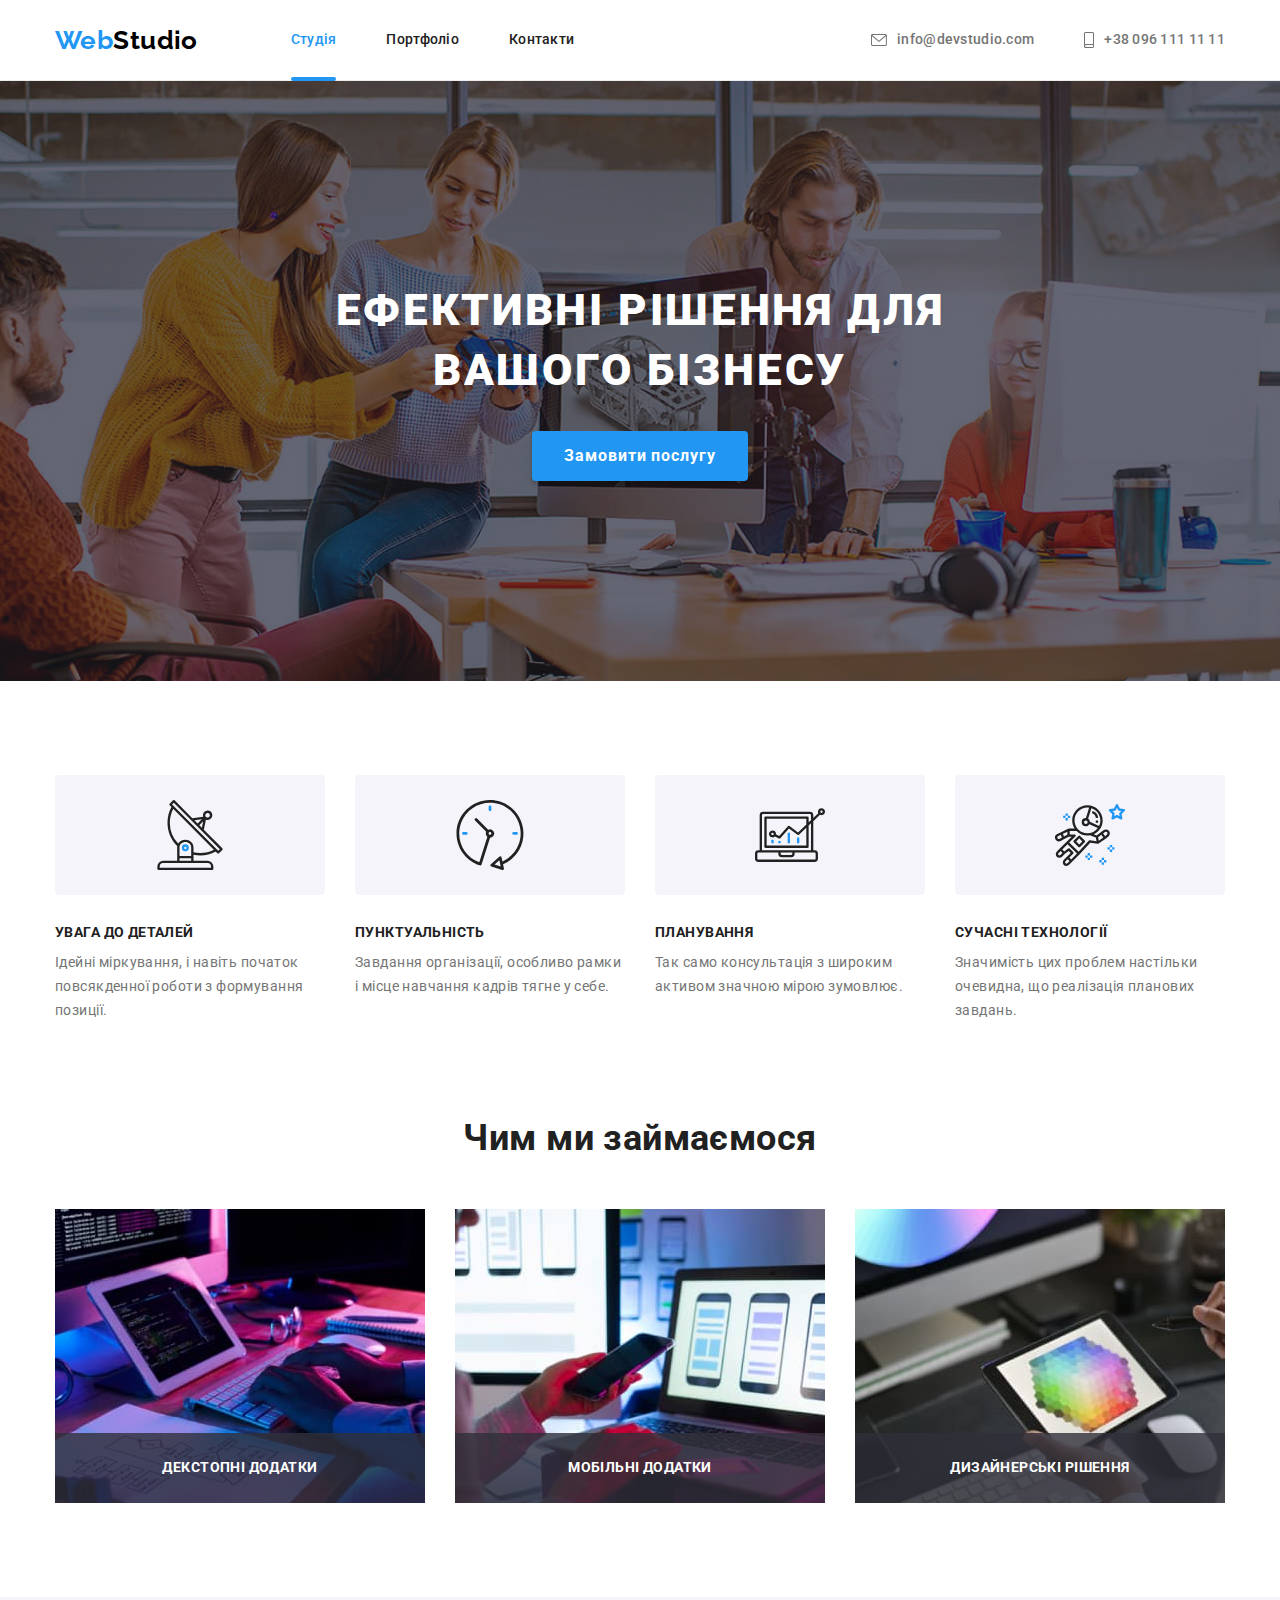
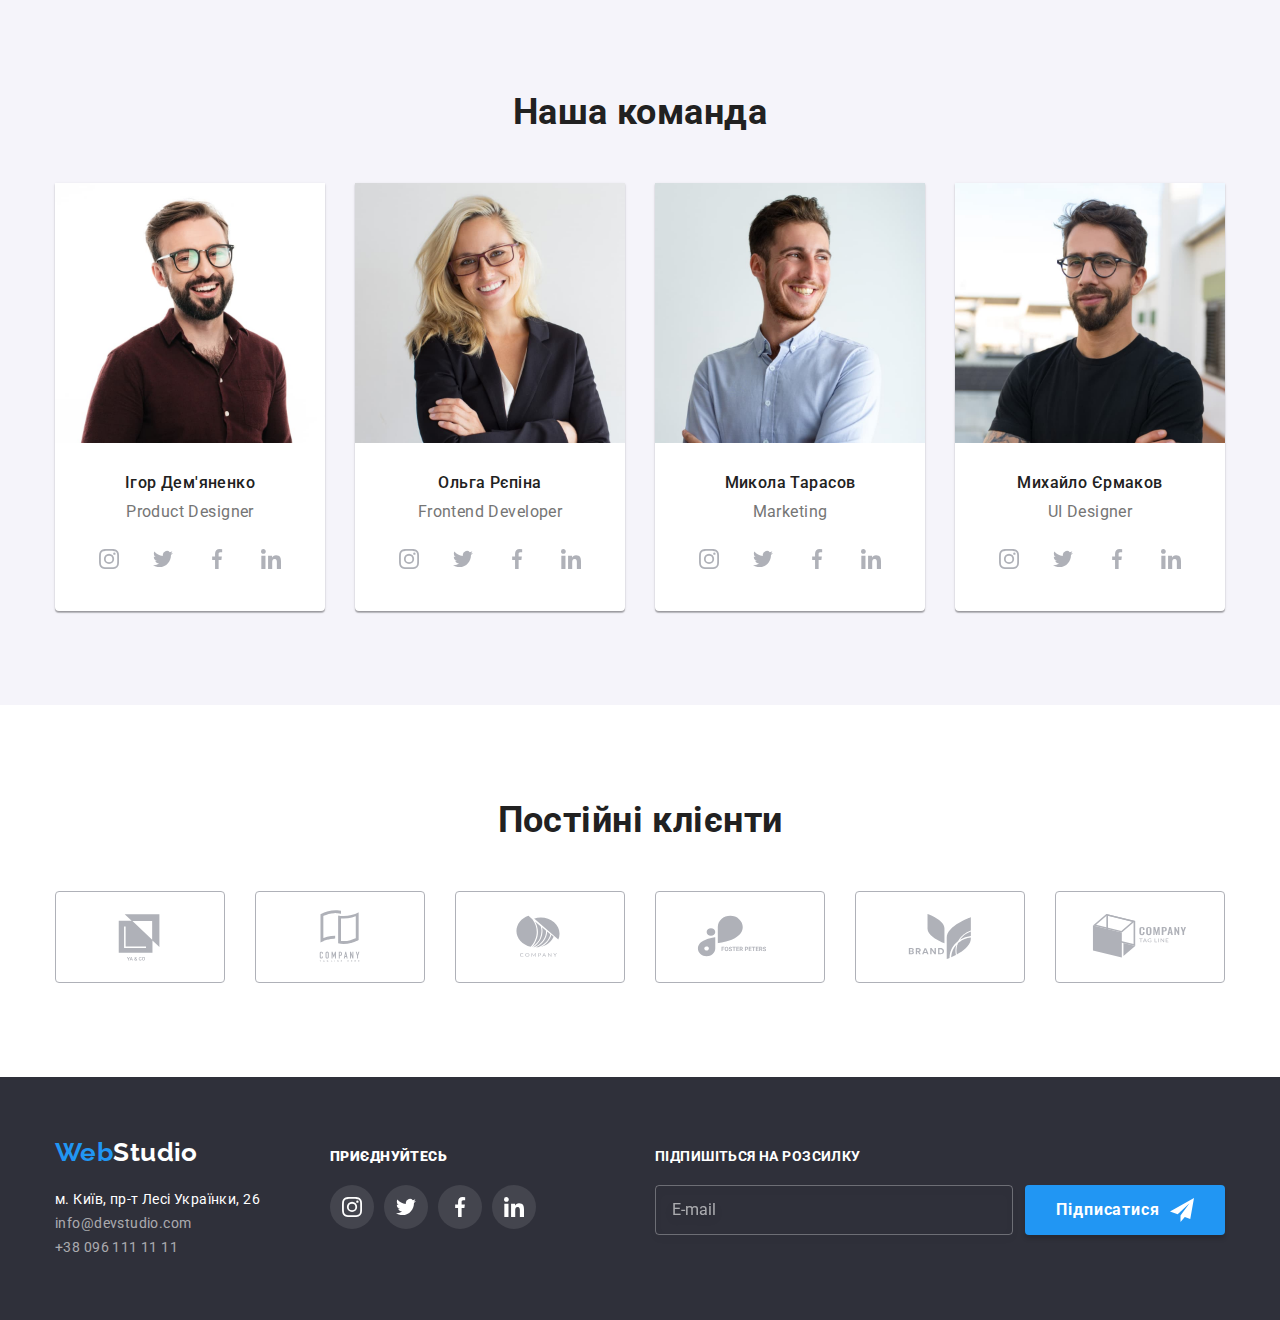
<file: index.html>
<!DOCTYPE html>
<html lang="uk">
  <head>
    <meta charset="UTF-8" />
    <meta http-equiv="X-UA-Compatible" content="IE=edge" />
    <meta name="viewport" content="width=device-width, initial-scale=1.0" />
    <title>Студія</title>
    <link rel="preconnect" href="https://fonts.googleapis.com" />
    <link rel="preconnect" href="https://fonts.gstatic.com" crossorigin />
    <link
      href="https://fonts.googleapis.com/css2?family=Raleway:wght@700&family=Roboto:wght@400;500;700;900&display=swap"
      rel="stylesheet"
    />
    <link
      rel="stylesheet"
      href="https://cdnjs.cloudflare.com/ajax/libs/modern-normalize/1.1.0/modern-normalize.min.css"
    />
    <link rel="stylesheet" href="./css/main.min.css" />
  </head>
  <body>
    <!-- Header -->
    <header class="page-header header-portfolio">
      <div class="container header-nav">
        <a href="" class="logo-text link"
          ><span class="logo">Web</span>Studio</a
        >

        <nav class="navigation">
          <ul class="site-nav list">
            <li class="site-nav__item">
              <a href="./index.html" class="link site-nav_active">Студія</a>
            </li>
            <li class="site-nav__item">
              <a href="./portfolio.html" class="link">Портфоліо</a>
            </li>
            <li class="site-nav__item"><a href="" class="link">Контакти</a></li>
          </ul>
        </nav>
        <!-- auth-nav -->
        <ul class="auth-nav list">
          <li class="auth-nav__item">
            <a href="mailto:info@devstudio.com" class="link">
              <svg
                aria-label="електронна скринька"
                class="icon-letter"
                width="16"
                height="12"
              >
                <use href="./images/icons.svg#icon-envelope"></use>
              </svg>
              info@devstudio.com</a
            >
          </li>
          <li class="auth-nav__item">
            <a href="tel:+380961111111" class="link">
              <svg
                aria-label="телефон"
                class="icon-smartphone"
                width="10"
                height="16"
              >
                <use href="./images/icons.svg#icon-smartphone"></use>
              </svg>
              +38 096 111 11 11</a
            >
          </li>
        </ul>
      </div>
    </header>
    <!-- Main -->
    <main>
      <section class="section-block">
        <div class="container">
          <h1 class="hero">Ефективні рішення для вашого бізнесу</h1>
          <button data-modal-open type="button" class="hero__btn">
            Замовити послугу
          </button>
          <div data-modal class="backdrop is-hidden">
            <div class="modal">
              <button data-modal-close type="button" class="modal__close-btn">
                <svg
                  aria-label="закрити"
                  class="close-icon"
                  width="14"
                  height="14"
                >
                  <use href="./images/icons.svg#icon-icon-close"></use>
                </svg>
              </button>
              <p class="modal__form-title">
                Залиште свої дані, ми вам передзвонимо
              </p>
              <form class="modal-form">
                <label class="modal-form__label">
                  <span class="modal-form__name">Ім'я</span>
                  <span class="modal-form__wrapper">
                    <input
                      class="modal-form__input"
                      type="text"
                      name="user-name"
                      pattern="[a-zA-Zа-яА-ЯіІїЇ']+"
                      required
                    />
                    <svg
                      aria-label="Ім'я використувача"
                      class="icon-user"
                      width="18"
                      height="18"
                    >
                      <use href="./images/icons.svg#icon-person-use"></use>
                    </svg>
                  </span>
                </label>

                <label class="modal-form__label">
                  <span class="modal-form__name">Телефон</span>
                  <span class="modal-form__wrapper">
                    <input
                      class="modal-form__input"
                      type="tel"
                      name="user-tel"
                      pattern="[0-9]{3}-[0-9]{3}-[0-9]{2}-[0-9]{2}"
                      title="xxx-xxx-xx-xx"
                      required
                    />
                    <svg
                      aria-label="Телефон використувача"
                      class="icon-user"
                      width="18"
                      height="18"
                    >
                      <use href="./images/icons.svg#icon-phone-use"></use>
                    </svg>
                  </span>
                </label>

                <label class="modal-form__label">
                  <span class="modal-form__name">Пошта</span>
                  <span class="modal-form__wrapper">
                    <input
                      class="modal-form__input"
                      type="email"
                      name="user-email"
                      pattern="[a-z0-9._%+-]+@[a-z0-9.-]+\.[a-z]{2,}$"
                      required
                    />
                    <svg
                      aria-label="Пошта використувача"
                      class="icon-user"
                      width="18"
                      height="18"
                    >
                      <use href="./images/icons.svg#icon-email-black"></use>
                    </svg>
                  </span>
                </label>

                <label class="modal-form__label textarea-label">
                  <span class="modal-form__name">Коментар</span>

                  <textarea
                    name="user-comment"
                    class="modal-form__comment"
                    placeholder="Введіть текст"
                  ></textarea>
                </label>

                <label class="modal-form__check">
                  <input
                    type="checkbox"
                    class="modal-form__check--input visually-hidden"
                    name="user-policy"
                    required
                  />
                  <svg class="modal-icon-checkbox">
                    <use
                      class="modal-checkbox"
                      href="./images/icons.svg#icon-check-img"
                    ></use>
                  </svg>
                  <span class="text-agreement"
                    >Погоджуюся з розсилкою та приймаю</span
                  >

                  <a class="doc-agreement" href="">&nbsp;Умови договору</a>
                </label>

                <button type="submit" class="modal-form__btn">
                  Відправити
                </button>
              </form>
            </div>
          </div>
        </div>
      </section>

      <section class="section">
        <div class="container">
          <!-- Hidden -->
          <h2 class="visually-hidden">Наші переваги</h2>
          <ul class="properties list">
            <li class="properties__item">
              <div class="container-box">
                <svg class="top-icon">
                  <use href="./images/icons.svg#icon-antenna"></use>
                </svg>
              </div>
              <h3 class="properties__title">УВАГА ДО ДЕТАЛЕЙ</h3>
              <p class="properties__text">
                Ідейні міркування, і навіть початок повсякденної роботи з
                формування позиції.
              </p>
            </li>
            <li class="properties__item">
              <div class="container-box">
                <svg class="top-icon">
                  <use href="./images/icons.svg#icon-clock"></use>
                </svg>
              </div>
              <h3 class="properties__title">ПУНКТУАЛЬНІСТЬ</h3>
              <p class="properties__text">
                Завдання організації, особливо рамки і місце навчання кадрів
                тягне у себе.
              </p>
            </li>
            <li class="properties__item">
              <div class="container-box">
                <svg class="top-icon">
                  <use href="./images/icons.svg#icon-diagram"></use>
                </svg>
              </div>
              <h3 class="properties__title">ПЛАНУВАННЯ</h3>
              <p class="properties__text">
                Так само консультація з широким активом значною мірою зумовлює.
              </p>
            </li>
            <li class="properties__item">
              <div class="container-box">
                <svg class="top-icon">
                  <use href="./images/icons.svg#icon-astronaut"></use>
                </svg>
              </div>
              <h3 class="properties__title">СУЧАСНІ ТЕХНОЛОГІЇ</h3>
              <p class="properties__text">
                Значимість цих проблем настільки очевидна, що реалізація
                планових завдань.
              </p>
            </li>
          </ul>
        </div>
      </section>
      <section class="section section-project">
        <div class="container">
          <h2 class="project-title">Чим ми займаємося</h2>
          <ul class="project-works list">
            <li class="project-works__item project-works__item--examples">
              <img src="./images/develop.jpg" alt="розробка" width="370" />

              <div class="example">
                <p class="example__name">Декстопні додатки</p>
              </div>
            </li>
            <li class="project-works__item project-works__item--examples">
              <img src="./images/testing.jpg" alt="тестування" width="370" />
              <div class="example">
                <p class="example__name">Мобільні додатки</p>
              </div>
            </li>
            <li class="project-works__item project-works__item--examples">
              <img src="./images/design.jpg" alt="дизайн" width="370" />
              <div class="example">
                <p class="example__name">Дизайнерські рішення</p>
              </div>
            </li>
          </ul>
        </div>
      </section>
      <section class="section section-team">
        <div class="container">
          <h2 class="project-title">Наша команда</h2>
          <ul class="list team-block">
            <li class="team-block__card">
              <img
                class="team-block__photo"
                src="./images/ihor.jpg"
                alt="Ігор Дем'яненко"
                width="270"
              />
              <div class="team-details">
                <h3 class="team-details__name">Ігор Дем'яненко</h3>
                <p class="team-details__technician">Product Designer</p>
                <ul class="list social-links">
                  <li class="social-links__item">
                    <a class="link social-links__item_bg-link" href="#">
                      <svg
                        aria-label="instagram"
                        class="color-link"
                        width="20"
                        height="20"
                      >
                        <use href="./images/icons.svg#icon-instagram"></use>
                      </svg>
                    </a>
                  </li>
                  <li class="social-links__item">
                    <a class="link social-links__item_bg-link" href="#">
                      <svg
                        aria-label="twitter"
                        class="color-link"
                        width="20"
                        height="20"
                      >
                        <use href="./images/icons.svg#icon-twitter"></use>
                      </svg>
                    </a>
                  </li>
                  <li class="social-links__item">
                    <a class="link social-links__item_bg-link" href="#">
                      <svg
                        aria-label="facebook"
                        class="color-link"
                        width="20"
                        height="20"
                      >
                        <use href="./images/icons.svg#icon-facebook"></use>
                      </svg>
                    </a>
                  </li>
                  <li class="social-links__item">
                    <a class="link social-links__item_bg-link" href="#">
                      <svg
                        aria-label="linkedin"
                        class="color-link"
                        width="20"
                        height="20"
                      >
                        <use href="./images/icons.svg#icon-linkedin"></use>
                      </svg>
                    </a>
                  </li>
                </ul>
              </div>
            </li>
            <li class="team-block__card">
              <img
                class="team-block__photo"
                src="./images/olga.jpg"
                alt="Ольга Рєпіна"
                width="270"
              />
              <div class="team-details">
                <h3 class="team-details__name">Ольга Рєпіна</h3>
                <p class="team-details__technician">Frontend Developer</p>
                <ul class="list social-links">
                  <li class="social-links__item">
                    <a class="link social-links__item_bg-link" href="#">
                      <svg
                        aria-label="instagram"
                        class="color-link"
                        width="20"
                        height="20"
                      >
                        <use href="./images/icons.svg#icon-instagram"></use>
                      </svg>
                    </a>
                  </li>
                  <li class="social-links__item">
                    <a class="link social-links__item_bg-link" href="#">
                      <svg
                        aria-label="twitter"
                        class="color-link"
                        width="20"
                        height="20"
                      >
                        <use href="./images/icons.svg#icon-twitter"></use>
                      </svg>
                    </a>
                  </li>
                  <li class="social-links__item">
                    <a class="link social-links__item_bg-link" href="#">
                      <svg
                        aria-label="facebook"
                        class="color-link"
                        width="20"
                        height="20"
                      >
                        <use href="./images/icons.svg#icon-facebook"></use>
                      </svg>
                    </a>
                  </li>
                  <li class="social-links__item">
                    <a class="link social-links__item_bg-link" href="#">
                      <svg
                        aria-label="linkedin"
                        class="color-link"
                        width="20"
                        height="20"
                      >
                        <use href="./images/icons.svg#icon-linkedin"></use>
                      </svg>
                    </a>
                  </li>
                </ul>
              </div>
            </li>
            <li class="team-block__card">
              <img
                class="team-block__photo"
                src="./images/mikolai.jpg"
                alt="Микола Тарасов"
                width="270"
              />
              <div class="team-details">
                <h3 class="team-details__name">Микола Тарасов</h3>
                <p class="team-details__technician">Marketing</p>
                <ul class="list social-links">
                  <li class="social-links__item">
                    <a class="link social-links__item_bg-link" href="#">
                      <svg
                        aria-label="instagram"
                        class="color-link"
                        width="20"
                        height="20"
                      >
                        <use href="./images/icons.svg#icon-instagram"></use>
                      </svg>
                    </a>
                  </li>
                  <li class="social-links__item">
                    <a class="link social-links__item_bg-link" href="#">
                      <svg
                        aria-label="twitter"
                        class="color-link"
                        width="20"
                        height="20"
                      >
                        <use href="./images/icons.svg#icon-twitter"></use>
                      </svg>
                    </a>
                  </li>
                  <li class="social-links__item">
                    <a class="link social-links__item_bg-link" href="#">
                      <svg
                        aria-label="facebook"
                        class="color-link"
                        width="20"
                        height="20"
                      >
                        <use href="./images/icons.svg#icon-facebook"></use>
                      </svg>
                    </a>
                  </li>
                  <li class="social-links__item">
                    <a class="link social-links__item_bg-link" href="#">
                      <svg
                        aria-label="linkedin"
                        class="color-link"
                        width="20"
                        height="20"
                      >
                        <use href="./images/icons.svg#icon-linkedin"></use>
                      </svg>
                    </a>
                  </li>
                </ul>
              </div>
            </li>
            <li class="team-block__card">
              <img
                class="team-block__photo"
                src="./images/michael.jpg"
                alt="Михайло Єрмаков"
                width="270"
              />
              <div class="team-details">
                <h3 class="team-details__name">Михайло Єрмаков</h3>
                <p class="team-details__technician">UI Designer</p>
                <ul class="list social-links">
                  <li class="social-links__item">
                    <a class="link social-links__item_bg-link" href="#">
                      <svg
                        aria-label="instagram"
                        class="color-link"
                        width="20"
                        height="20"
                      >
                        <use href="./images/icons.svg#icon-instagram"></use>
                      </svg>
                    </a>
                  </li>
                  <li class="social-links__item">
                    <a class="link social-links__item_bg-link" href="#">
                      <svg
                        aria-label="twitter"
                        class="color-link"
                        width="20"
                        height="20"
                      >
                        <use href="./images/icons.svg#icon-twitter"></use>
                      </svg>
                    </a>
                  </li>
                  <li class="social-links__item">
                    <a class="link social-links__item_bg-link" href="#">
                      <svg
                        aria-label="facebook"
                        class="color-link"
                        width="20"
                        height="20"
                      >
                        <use href="./images/icons.svg#icon-facebook"></use>
                      </svg>
                    </a>
                  </li>
                  <li class="social-links__item">
                    <a class="link social-links__item_bg-link" href="#">
                      <svg
                        aria-label="linkedin"
                        class="color-link"
                        width="20"
                        height="20"
                      >
                        <use href="./images/icons.svg#icon-linkedin"></use>
                      </svg>
                    </a>
                  </li>
                </ul>
              </div>
            </li>
          </ul>
        </div>
      </section>
      <section class="section">
        <div class="container">
          <h2 class="project-title">Постійні клієнти</h2>

          <ul class="list clients-block">
            <li class="clients-block__page">
              <a class="link company-img" href="#">
                <svg
                  aria-label="логотип компанії"
                  class="logo-comp"
                  width="106"
                  height="60"
                >
                  <use href="./images/icons.svg#icon-yaco"></use>
                </svg>
              </a>
            </li>
            <li class="clients-block__page">
              <a class="link company-img" href="#">
                <svg
                  aria-label="логотип компанії"
                  class="logo-comp"
                  width="106"
                  height="60"
                >
                  <use href="./images/icons.svg#icon-company"></use>
                </svg>
              </a>
            </li>
            <li class="clients-block__page">
              <a class="link company-img" href="#">
                <svg
                  aria-label="логотип компанії"
                  class="logo-comp"
                  width="106"
                  height="60"
                >
                  <use href="./images/icons.svg#icon-comp"></use>
                </svg>
              </a>
            </li>
            <li class="clients-block__page">
              <a class="link company-img" href="#">
                <svg
                  aria-label="логотип компанії"
                  class="logo-comp"
                  width="106"
                  height="60"
                >
                  <use href="./images/icons.svg#icon-foster"></use>
                </svg>
              </a>
            </li>
            <li class="clients-block__page">
              <a class="link company-img" href="#">
                <svg
                  aria-label="логотип компанії"
                  class="logo-comp"
                  width="106"
                  height="60"
                >
                  <use href="./images/icons.svg#icon-brand"></use>
                </svg>
              </a>
            </li>
            <li class="clients-block__page">
              <a class="link company-img" href="#">
                <svg
                  aria-label="логотип компанії"
                  class="logo-comp"
                  width="106"
                  height="60"
                >
                  <use href="./images/icons.svg#icon-tagline"></use>
                </svg>
              </a>
            </li>
          </ul>
        </div>
      </section>
    </main>
    <!-- Footer -->
    <footer class="footer">
      <div class="container">
        <div class="container-block">
          <div class="container-left">
            <a href="" class="logo-text logo-text_light logo-footer link"
              ><span class="logo">Web</span>Studio</a
            >
            <address class="address-section">
              <ul class="address list">
                <li class="adress__item">
                  <a
                    href="https://goo.gl/maps/CPtrU1FHBa2aNyZL9"
                    target="_blank"
                    rel="noopener noreferrer nofollow"
                    class="link location"
                    >м. Київ, пр-т Лесі Українки, 26</a
                  >
                </li>
                <li class="adress__item">
                  <a
                    href="mailto:info@devstudio.com"
                    class="link footer-contact"
                    >info@devstudio.com</a
                  >
                </li>
                <li class="adress__item">
                  <a href="tel:+380961111111" class="link footer-contact">
                    +38 096 111 11 11</a
                  >
                </li>
              </ul>
            </address>
          </div>
          <div class="footer-social">
            <p class="footer-social__strong"><strong>приєднуйтесь</strong></p>
            <ul class="list footer-block">
              <li class="footer-block__links">
                <a class="link footer-block__links_bg-link" href="#">
                  <svg
                    aria-label="instagram"
                    class="footer-link"
                    width="20"
                    height="20"
                  >
                    <use href="./images/icons.svg#icon-instagram"></use>
                  </svg>
                </a>
              </li>
              <li class="footer-block__links">
                <a class="link footer-block__links_bg-link" href="#">
                  <svg
                    aria-label="twitter"
                    class="footer-link"
                    width="20"
                    height="20"
                  >
                    <use href="./images/icons.svg#icon-twitter"></use>
                  </svg>
                </a>
              </li>
              <li class="footer-block__links">
                <a class="link footer-block__links_bg-link" href="#">
                  <svg
                    aria-label="facebook"
                    class="footer-link"
                    width="20"
                    height="20"
                  >
                    <use href="./images/icons.svg#icon-facebook"></use>
                  </svg>
                </a>
              </li>
              <li class="footer-block__links">
                <a class="link footer-block__links_bg-link" href="#">
                  <svg
                    aria-label="linkedin"
                    class="footer-link"
                    width="20"
                    height="20"
                  >
                    <use href="./images/icons.svg#icon-linkedin"></use>
                  </svg>
                </a>
              </li>
            </ul>
          </div>
          <div class="footer-form-block">
            <p class="footer-form-block__title">Підпишіться на розсилку</p>
            <form class="footer-form">
              <label class="footer-form__label">
                <input
                  placeholder="E-mail"
                  class="footer-form__modal"
                  type="email"
                  name="subscribe-user"
                  pattern=".+@.+"
                  required
                />
              </label>
              <button type="submit" class="footer-form__btn">
                <span class="footer-form__text"> Підписатися</span>
                <svg class="footer-send-icon" width="24" height="24">
                  <use href="./images/icons.svg#icon-send-icon"></use>
                </svg>
              </button>
            </form>
          </div>
        </div>
      </div>
    </footer>
    <script src="./js/modal.js"></script>
  </body>
</html>
</file>
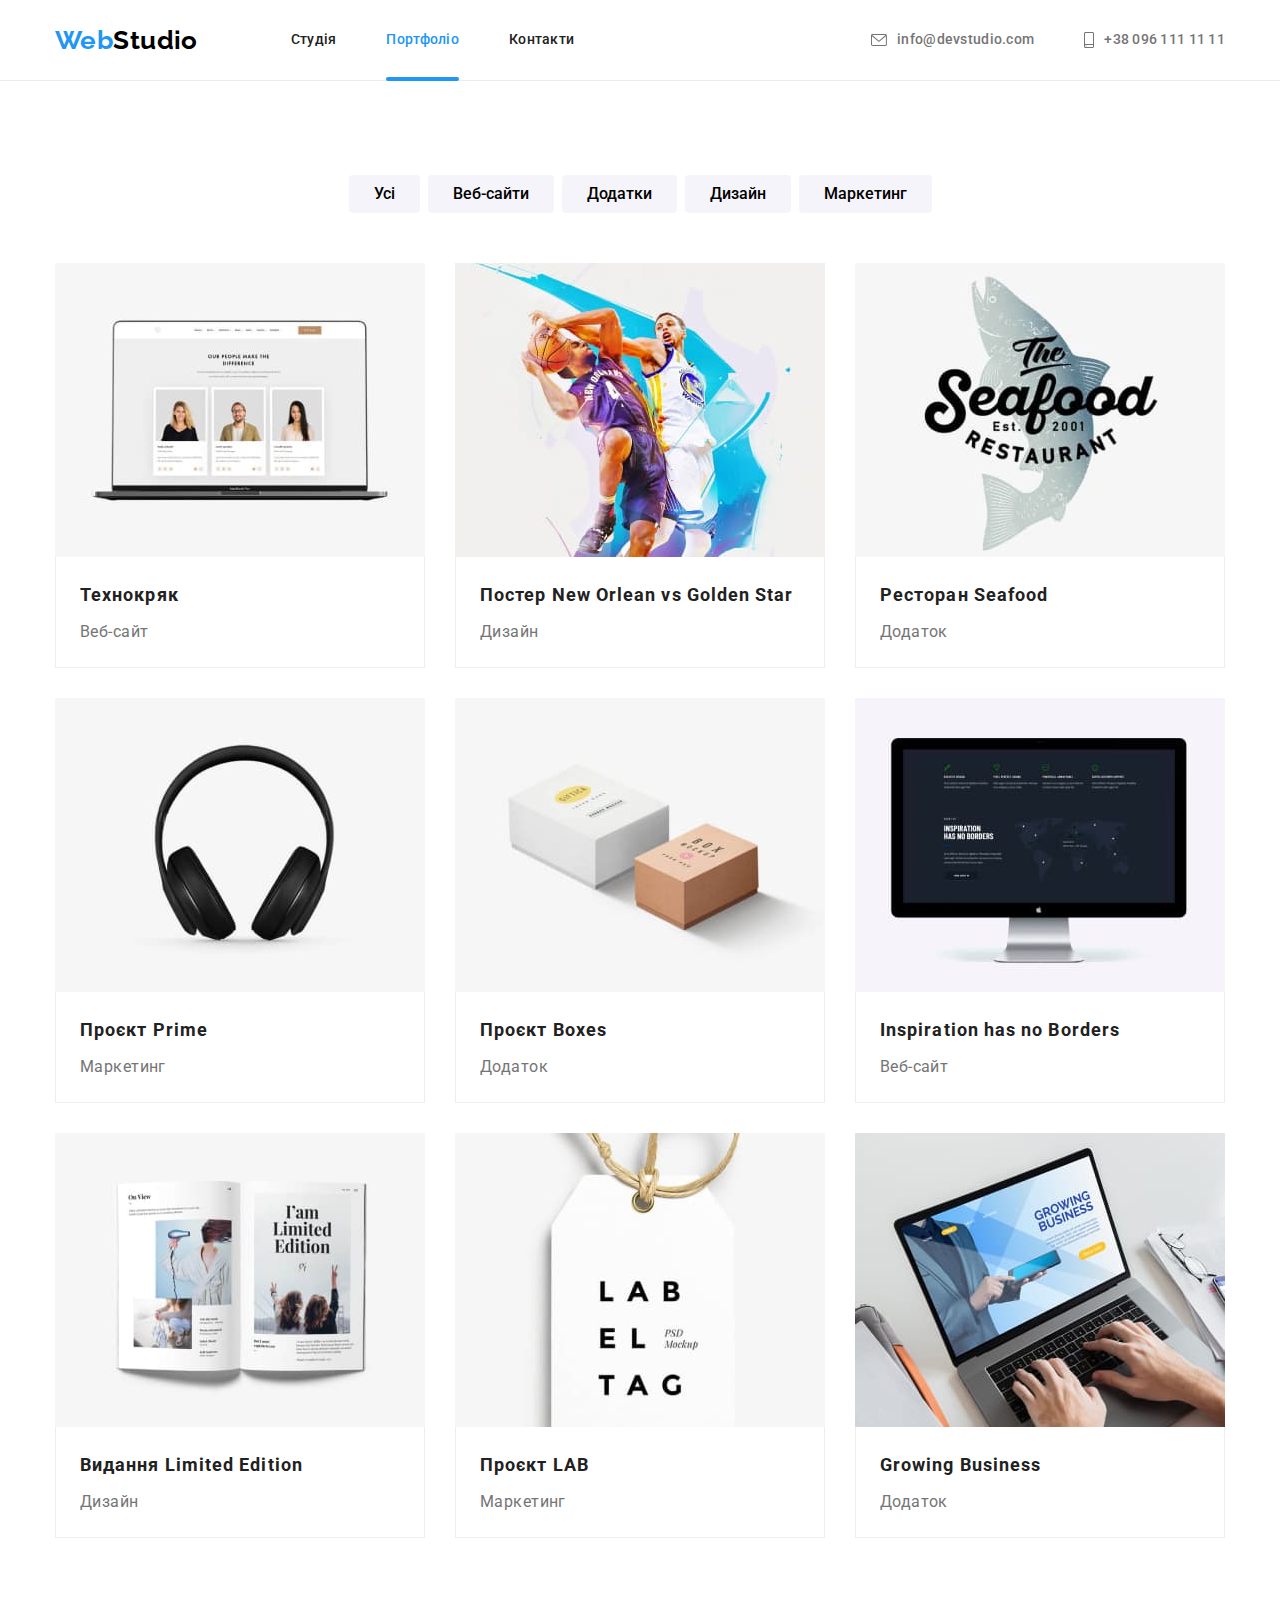
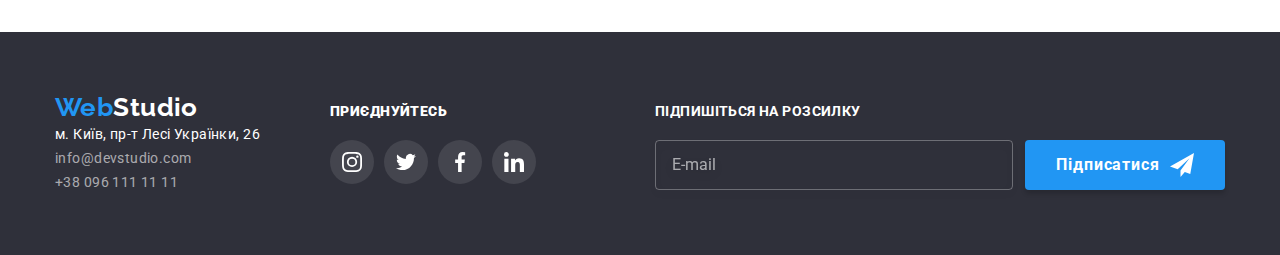
<file: portfolio.html>
<!DOCTYPE html>
<html lang="uk">
  <head>
    <meta charset="UTF-8" />
    <meta http-equiv="X-UA-Compatible" content="IE=edge" />
    <meta name="viewport" content="width=device-width, initial-scale=1.0" />
    <title>Портфоліо</title>
    <link rel="preconnect" href="https://fonts.googleapis.com" />
    <link rel="preconnect" href="https://fonts.gstatic.com" crossorigin />
    <link
      href="https://fonts.googleapis.com/css2?family=Raleway:wght@700&family=Roboto:wght@400;500;700;900&display=swap"
      rel="stylesheet"
    />
    <link
      rel="stylesheet"
      href="https://cdnjs.cloudflare.com/ajax/libs/modern-normalize/1.1.0/modern-normalize.min.css"
    />
    <link rel="stylesheet" href="./css/main.min.css" />
  </head>
  <body>
    <!-- Header -->
    <header class="page-header header-portfolio">
      <div class="container header-nav">
        <a href="" class="logo-text link"
          ><span class="logo">Web</span>Studio</a
        >

        <nav class="navigation">
          <ul class="site-nav list">
            <li class="site-nav__item">
              <a href="./index.html" class="link">Студія</a>
            </li>
            <li class="site-nav__item">
              <a href="./portfolio.html" class="link site-nav_active"
                >Портфоліо</a
              >
            </li>
            <li class="site-nav__item"><a href="" class="link">Контакти</a></li>
          </ul>
        </nav>

        <ul class="auth-nav list">
          <li class="auth-nav__item">
            <a href="mailto:info@devstudio.com" class="link">
              <svg class="icon-letter" width="16" height="12">
                <use href="./images/icons.svg#icon-envelope"></use>
              </svg>
              info@devstudio.com</a
            >
          </li>
          <li class="auth-nav__item">
            <a href="tel:+380961111111" class="link">
              <svg class="icon-smartphone" width="10" height="16">
                <use href="./images/icons.svg#icon-smartphone"></use>
              </svg>
              +38 096 111 11 11</a
            >
          </li>
        </ul>
      </div>
    </header>
    <!-- Main -->
    <main>
      <section class="section section-portfolio">
        <div class="container">
          <!-- Hidden -->
          <h1 class="portfolio-hidden visually-hidden">Портфоліо</h1>
          <!-- Buttons -->
          <ul class="filters list">
            <li class="filters__item">
              <button type="button" class="filters__btn">Усі</button>
            </li>
            <li class="filters__item">
              <button type="button" class="filters__btn">Веб-сайти</button>
            </li>
            <li class="filters__item">
              <button type="button" class="filters__btn">Додатки</button>
            </li>
            <li class="filters__item">
              <button type="button" class="filters__btn">Дизайн</button>
            </li>
            <li class="filters__item">
              <button type="button" class="filters__btn">Маркетинг</button>
            </li>
          </ul>

          <ul class="portfolio-list list">
            <li class="portfolio-list__card">
              <a href="#" class="portfolio-list__link link">
                <div class="slide-container">
                  <img
                    src="./images/texnoxriak.jpg"
                    alt="Технокряк"
                    width="370"
                    height="294"
                  />
                  <div class="card-overlay">
                    <p class="text-overlay">
                      Ресурс пропонує комплексні пропозиції з різним рівнем
                      функціоналу та сервісів. Все це дозволить відвідувачу
                      отримати вичерпні відомості про компанію чи приватну
                      особу.
                    </p>
                  </div>
                </div>
                <div class="portfolio-site">
                  <h2 class="portfolio-title">Технокряк</h2>
                  <p class="portfolio-text">Веб-сайт</p>
                </div>
              </a>
            </li>
            <li class="portfolio-list__card">
              <a href="#" class="portfolio-list__link link">
                <div class="slide-container">
                  <img
                    src="./images/new-orlean.jpg"
                    alt="Постер New Orlean vs Golden Star"
                    width="370"
                    height="294"
                  />
                  <div class="card-overlay">
                    <p class="text-overlay">
                      Ресурс пропонує комплексні пропозиції з різним рівнем
                      функціоналу та сервісів. Все це дозволить відвідувачу
                      отримати вичерпні відомості про компанію чи приватну
                      особу.
                    </p>
                  </div>
                </div>
                <div class="portfolio-site">
                  <h2 class="portfolio-title">
                    Постер New Orlean vs Golden Star
                  </h2>
                  <p class="portfolio-text">Дизайн</p>
                </div>
              </a>
            </li>
            <li class="portfolio-list__card">
              <a href="#" class="portfolio-list__link link">
                <div class="slide-container">
                  <img
                    src="./images/seafood.jpg"
                    alt="Ресторан Seafood"
                    width="370"
                    height="294"
                  />
                  <div class="card-overlay">
                    <p class="text-overlay">
                      Ресурс пропонує комплексні пропозиції з різним рівнем
                      функціоналу та сервісів. Все це дозволить відвідувачу
                      отримати вичерпні відомості про компанію чи приватну
                      особу.
                    </p>
                  </div>
                </div>
                <div class="portfolio-site">
                  <h2 class="portfolio-title">Ресторан Seafood</h2>
                  <p class="portfolio-text">Додаток</p>
                </div>
              </a>
            </li>
            <li class="portfolio-list__card">
              <a href="#" class="portfolio-list__link link">
                <div class="slide-container">
                  <img
                    src="./images/prime.jpg"
                    alt="Проєкт Prime"
                    width="370"
                    height="294"
                  />
                  <div class="card-overlay">
                    <p class="text-overlay">
                      Ресурс пропонує комплексні пропозиції з різним рівнем
                      функціоналу та сервісів. Все це дозволить відвідувачу
                      отримати вичерпні відомості про компанію чи приватну
                      особу.
                    </p>
                  </div>
                </div>
                <div class="portfolio-site">
                  <h2 class="portfolio-title">Проєкт Prime</h2>
                  <p class="portfolio-text">Маркетинг</p>
                </div>
              </a>
            </li>
            <li class="portfolio-list__card">
              <a href="#" class="portfolio-list__link link">
                <div class="slide-container">
                  <img
                    src="./images/boxes.jpg"
                    alt="Проєкт Boxes"
                    width="370"
                    height="294"
                  />
                  <div class="card-overlay">
                    <p class="text-overlay">
                      Ресурс пропонує комплексні пропозиції з різним рівнем
                      функціоналу та сервісів. Все це дозволить відвідувачу
                      отримати вичерпні відомості про компанію чи приватну
                      особу.
                    </p>
                  </div>
                </div>
                <div class="portfolio-site">
                  <h2 class="portfolio-title">Проєкт Boxes</h2>
                  <p class="portfolio-text">Додаток</p>
                </div>
              </a>
            </li>
            <li class="portfolio-list__card">
              <a href="#" class="portfolio-list__link link">
                <div class="slide-container">
                  <img
                    src="./images/inspiration.jpg"
                    alt="Inspiration has no Borders"
                    width="370"
                    height="294"
                  />
                  <div class="card-overlay">
                    <p class="text-overlay">
                      Ресурс пропонує комплексні пропозиції з різним рівнем
                      функціоналу та сервісів. Все це дозволить відвідувачу
                      отримати вичерпні відомості про компанію чи приватну
                      особу.
                    </p>
                  </div>
                </div>
                <div class="portfolio-site">
                  <h2 class="portfolio-title">Inspiration has no Borders</h2>
                  <p class="portfolio-text">Веб-сайт</p>
                </div>
              </a>
            </li>
            <li class="portfolio-list__card">
              <a href="#" class="portfolio-list__link link">
                <div class="slide-container">
                  <img
                    src="./images/edition.jpg"
                    alt="Видання Limited Edition"
                    width="370"
                    height="294"
                  />
                  <div class="card-overlay">
                    <p class="text-overlay">
                      Ресурс пропонує комплексні пропозиції з різним рівнем
                      функціоналу та сервісів. Все це дозволить відвідувачу
                      отримати вичерпні відомості про компанію чи приватну
                      особу.
                    </p>
                  </div>
                </div>
                <div class="portfolio-site">
                  <h2 class="portfolio-title">Видання Limited Edition</h2>
                  <p class="portfolio-text">Дизайн</p>
                </div>
              </a>
            </li>
            <li class="portfolio-list__card">
              <a href="#" class="portfolio-list__link link">
                <div class="slide-container">
                  <img
                    src="./images/lab.jpg"
                    alt="Проєкт LAB"
                    width="370"
                    height="294"
                  />
                  <div class="card-overlay">
                    <p class="text-overlay">
                      Ресурс пропонує комплексні пропозиції з різним рівнем
                      функціоналу та сервісів. Все це дозволить відвідувачу
                      отримати вичерпні відомості про компанію чи приватну
                      особу.
                    </p>
                  </div>
                </div>
                <div class="portfolio-site">
                  <h2 class="portfolio-title">Проєкт LAB</h2>
                  <p class="portfolio-text">Маркетинг</p>
                </div>
              </a>
            </li>
            <li class="portfolio-list__card">
              <a href="#" class="portfolio-list__link link">
                <div class="slide-container">
                  <img
                    src="./images/growing-business.jpg"
                    alt="Growing Business"
                    width="370"
                    height="294"
                  />
                  <div class="card-overlay">
                    <p class="text-overlay">
                      Ресурс пропонує комплексні пропозиції з різним рівнем
                      функціоналу та сервісів. Все це дозволить відвідувачу
                      отримати вичерпні відомості про компанію чи приватну
                      особу.
                    </p>
                  </div>
                </div>
                <div class="portfolio-site">
                  <h2 class="portfolio-title">Growing Business</h2>
                  <p class="portfolio-text">Додаток</p>
                </div>
              </a>
            </li>
          </ul>
        </div>
      </section>
    </main>
    <!-- Footer -->
    <footer class="footer">
      <div class="container">
        <div class="container-block">
          <div class="container-left">
            <a href="" class="logo-text logo-text_light link"
              ><span class="logo">Web</span>Studio</a
            >
            <address class="address-section">
              <ul class="address list">
                <li class="adress__item">
                  <a
                    href="https://goo.gl/maps/CPtrU1FHBa2aNyZL9"
                    target="_blank"
                    rel="noopener noreferrer nofollow"
                    class="link location"
                    >м. Київ, пр-т Лесі Українки, 26</a
                  >
                </li>
                <li class="adress__item">
                  <a
                    href="mailto:info@devstudio.com"
                    class="link footer-contact"
                    >info@devstudio.com</a
                  >
                </li>
                <li class="adress__item">
                  <a href="tel:+380961111111" class="link footer-contact">
                    +38 096 111 11 11</a
                  >
                </li>
              </ul>
            </address>
          </div>
          <div class="footer-social">
            <p class="footer-social__strong"><strong>приєднуйтесь</strong></p>
            <ul class="list footer-block">
              <li class="footer-block__social-footer">
                <a class="link footer-block__links_bg-link" href="#">
                  <svg
                    aria-label="instagram"
                    class="footer-link"
                    width="20"
                    height="20"
                  >
                    <use href="./images/icons.svg#icon-instagram"></use>
                  </svg>
                </a>
              </li>
              <li class="footer-block__social-footer">
                <a class="link footer-block__links_bg-link" href="#">
                  <svg
                    aria-label="twitter"
                    class="footer-link"
                    width="20"
                    height="20"
                  >
                    <use href="./images/icons.svg#icon-twitter"></use>
                  </svg>
                </a>
              </li>
              <li class="footer-block__social-footer">
                <a class="link footer-block__links_bg-link" href="#">
                  <svg
                    aria-label="facebook"
                    class="footer-link"
                    width="20"
                    height="20"
                  >
                    <use href="./images/icons.svg#icon-facebook"></use>
                  </svg>
                </a>
              </li>
              <li class="footer-block__social-footer">
                <a class="link footer-block__links_bg-link" href="#">
                  <svg
                    aria-label="linkedin"
                    class="footer-link"
                    width="20"
                    height="20"
                  >
                    <use href="./images/icons.svg#icon-linkedin"></use>
                  </svg>
                </a>
              </li>
            </ul>
          </div>
          <div class="footer-form-block">
            <p class="footer-form-block__title">Підпишіться на розсилку</p>
            <form class="footer-form">
              <label class="footer-form__label">
                <input
                  placeholder="E-mail"
                  class="footer-form__modal"
                  type="email"
                  name="subscribe-user"
                  pattern=".+@.+"
                  required
                />
              </label>
              <button type="submit" class="footer-form__btn">
                <span class="footer-form__text"> Підписатися</span>
                <svg class="footer-send-icon" width="24" height="24">
                  <use href="./images/icons.svg#icon-send-icon"></use>
                </svg>
              </button>
            </form>
          </div>
        </div>
      </div>
    </footer>
  </body>
</html>
</file>
<file: css/main.min.css>
.visually-hidden{position:absolute;white-space:nowrap;width:1px;height:1px;overflow:hidden;border:0;padding:0;clip:rect(0 0 0 0);clip-path:inset(50%);margin:-1px}:root{--primary-text-color: #212121;--active-color: #2196f3;--accent-color-logo: #2196f3;--bg-hero-btn: #2196f3;--color-logo-text: #000000;--secondary-text-color: #757575;--bg-section: #2f303a;--light-text-color: #ffffff;--light-bg-color: #ffffff;--secondary-light-bg: #f5f4fa;--bg-color-btn: #f5f4fa;--border-header-line: #ececec;--light-border-line: #cccccc}html{box-sizing:border-box}*,*::before,*::after{box-sizing:inherit}h1,h2,h3,h4,h5,h6,p{margin-top:0;margin-bottom:0}ul{margin-top:0;margin-bottom:0;padding-left:0}body{font-family:"Roboto", sans-serif;font-weight:400;font-size:14px;color:var(--primary-text-color);letter-spacing:0.03em}.link{text-decoration:none}.list{list-style:none}img{display:block;max-width:100%;height:auto}.container{margin-left:auto;margin-right:auto;width:1200px;padding-left:15px;padding-right:15px}.section{padding:94px 0}.modal__close-btn{position:absolute;top:8px;right:8px;background:#ffffff;height:30px;width:30px;border:1px solid rgba(0,0,0,0.1);border-radius:50%;display:flex;align-items:center;cursor:pointer;transition:fill 250ms cubic-bezier(0.4, 0, 0.2, 1)}.modal__close-btn:hover,.modal__close-btn:focus{fill:#2196f3}.modal-form__btn{padding:10px 52px;background:#2196f3;box-shadow:0px 4px 4px rgba(0,0,0,0.15);border-radius:4px;align-self:center;font-weight:700;font-size:16px;line-height:1.88;letter-spacing:0.06em;border:none;color:#ffffff;cursor:pointer;transition:background-color 250ms cubic-bezier(0.4, 0, 0.2, 1)}.modal-form__btn:hover,.modal-form__btn:focus{background:#188ce8}.header-nav{display:flex;align-items:center}.site-nav{display:flex}.site-nav .site-nav_active.link{color:var(--active-color)}.link.site-nav_active::after{position:absolute;bottom:-1px;left:0;content:"";width:100%;height:4px;background:var(--accent-color-logo);border-radius:2px}.header-portfolio{border-bottom:1px solid var(--border-header-line)}.site-nav__item:not(:last-child){margin-right:50px}.site-nav.list .site-nav__item{position:relative}.site-nav .link{display:block;padding:32px 0;font-weight:500;line-height:1.14;letter-spacing:0.02em;color:var(--primary-text-color);transition:color 250ms cubic-bezier(0.4, 0, 0.2, 1)}.site-nav .link:hover,.site-nav .link:focus{color:var(--active-color)}.auth-nav{display:flex;margin-left:auto;align-items:center}.auth-nav__item:not(:last-child){margin-right:50px}.auth-nav .link{display:flex;align-items:center;padding:32px 0;font-weight:500;line-height:1.14;letter-spacing:0.02em;color:var(--secondary-text-color);transition:color 250ms cubic-bezier(0.4, 0, 0.2, 1)}.auth-nav .link:hover,.auth-nav .link:focus{color:var(--active-color)}.icon-letter,.icon-smartphone{fill:currentColor;margin-right:10px}.logo-text.link{display:block}.logo-text{color:var(--color-logo-text);font-family:"Raleway";font-weight:700;font-size:26px;line-height:1.19}.header-nav .logo-text{margin-right:93px}.logo{color:var(--accent-color-logo)}.logo-text_light{color:var(--light-text-color)}.logo-footer{margin-bottom:20px}.footer{padding:60px 0;background-color:var(--bg-section)}.container-block{display:flex;align-items:baseline}.footer-form-block__title{font-weight:700;line-height:1.14;text-transform:uppercase;color:var(--light-text-color);margin-bottom:20px}.footer-form{display:flex}.footer-form__modal{min-width:358px;height:100%;background-color:transparent;border:1px solid rgba(255,255,255,0.3);filter:drop-shadow(0px 4px 4px rgba(0,0,0,0.15));border-radius:4px;padding-left:16px;color:var(--light-bg-color);margin-right:12px}.footer-form__modal::placeholder{font-weight:400;font-size:16px;line-height:1.25;color:rgba(255,255,255,0.6)}.footer-form__text{font-weight:700;font-size:16px;line-height:1.88;margin-right:10px;letter-spacing:0.06em;color:var(--light-text-color)}.footer-form__btn{display:flex;align-items:center;justify-content:center;border:none;padding:10px 28px;min-width:200px;background:var(--active-color);box-shadow:0px 4px 4px rgba(0,0,0,0.15);border-radius:4px;cursor:pointer}.social-links{display:flex;align-items:center;justify-content:center;margin-top:16px}.social-links__item:not(:last-child){margin-right:10px}.social-links__item_bg-link{display:flex;justify-content:center;align-items:center;width:44px;height:44px;background-color:rgba(255,255,255,0.1);border-radius:50%;fill:#afb1b8;transition:background-color 250ms cubic-bezier(0.4, 0, 0.2, 1),fill 250ms cubic-bezier(0.4, 0, 0.2, 1)}.social-links__item_bg-link:hover,.social-links__item_bg-link:focus{background-color:var(--active-color);fill:var(--light-bg-color)}.footer-block__links_bg-link{display:flex;justify-content:center;align-items:center;width:44px;height:44px;background-color:rgba(255,255,255,0.1);border-radius:50%;fill:#afb1b8;transition:background-color 250ms cubic-bezier(0.4, 0, 0.2, 1),fill 250ms cubic-bezier(0.4, 0, 0.2, 1)}.footer-block__links_bg-link:hover,.footer-block__links_bg-link:focus{background-color:var(--active-color);fill:var(--light-bg-color)}.modal{position:absolute;min-width:528px;min-height:581px;top:50%;left:50%;padding:40px;background:#ffffff;box-shadow:0px 1px 3px rgba(0,0,0,0.12),0px 1px 1px rgba(0,0,0,0.14),0px 2px 1px rgba(0,0,0,0.2);border-radius:4px;opacity:1;visibility:visible;transform:translate(-50%, -50%) scale(1);transition:translate 250ms cubic-bezier(0.4, 0, 0.2, 1),opacity 250ms cubic-bezier(0.4, 0, 0.2, 1)}.backdrop.is-hidden .modal{transform:translate(-50%, -50%) scale(0.9)}.modal__form-title{font-weight:700;font-size:20px;line-height:1.15;text-align:center;letter-spacing:0.03em;margin-bottom:12px}.modal-form{display:flex;flex-direction:column}.modal-form__input{width:100%;height:40px;border:1px solid rgba(33,33,33,0.2);border-radius:4px;padding-left:42px;cursor:pointer;transition:border-color 250ms cubic-bezier(0.4, 0, 0.2, 1)}.modal-form__input:focus{border-color:var(--active-color);outline:none}.modal-form__label{text-align:left;font-size:12px;line-height:1.17;letter-spacing:0.01em;color:var(--secondary-text-color);margin-bottom:10px}.modal-form__label:last-child{margin-bottom:20px}.textarea-label{margin-bottom:20px}.text-agreement{line-height:1.71;letter-spacing:0.03em;color:#757575}.doc-agreement{color:#2196f3}.modal-form__wrapper{position:relative;display:block}.icon-user{display:block;position:absolute;top:50%;transform:translateY(-50%);left:12px;transition:fill 250ms cubic-bezier(0.4, 0, 0.2, 1)}.modal-form__input:focus+.icon-user{fill:var(--active-color)}.modal-form__name{display:block;margin-bottom:4px}.modal-form__comment{width:100%;min-height:120px;border:1px solid rgba(33,33,33,0.2);border-radius:4px;padding:12px 16px;resize:none;transition:border-color 250ms cubic-bezier(0.4, 0, 0.2, 1)}.modal-form__comment::placeholder{font-family:"Roboto";font-style:normal;font-weight:400;font-size:12px;line-height:1.17;letter-spacing:0.01em;color:rgba(117,117,117,0.5)}.modal-form__comment:focus{outline:none;border-color:var(--active-color)}.modal-icon-checkbox{width:16px;height:15px;border:2px solid #212121;border-radius:2px;cursor:pointer;margin-right:7px}.modal-form__check--input:focus+.modal-icon-checkbox{box-shadow:0 0 0 1px #2196f3}.modal-form__check--input:checked+.modal-icon-checkbox{background-color:var(--active-color);border-color:var(--active-color);border:none}.modal-checkbox{display:none;fill:var(--light-bg-color);width:11px;height:8px}.modal-form__check--input:checked+.modal-icon-checkbox .modal-checkbox{display:block}.modal-form__check{display:flex;align-items:center;justify-content:center;margin-bottom:30px}.filters{display:flex;justify-content:center;margin-bottom:50px}.filters__btn{display:block;padding:6px 25px;font-weight:500;font-size:16px;line-height:1.62;font-family:"Roboto";font-style:normal;background:var(--bg-color-btn);border-radius:4px;border:none;transition:color 250ms cubic-bezier(0.4, 0, 0.2, 1),background-color 250ms cubic-bezier(0.4, 0, 0.2, 1),box-shadow 250ms cubic-bezier(0.4, 0, 0.2, 1)}.filters__btn:hover,.filters__btn:focus{font-weight:500;font-size:16px;line-height:1.62;text-align:center;color:var(--light-text-color);background:var(--active-color);box-shadow:0px 3px 1px rgba(0,0,0,0.1),0px 1px 2px rgba(0,0,0,0.08),0px 2px 2px rgba(0,0,0,0.12);border-radius:4px;cursor:pointer}.filters__item:not(:last-child){margin-right:8px}.backdrop{position:fixed;top:0;left:0;width:100%;height:100%;background-color:rgba(0,0,0,0.2);z-index:10;opacity:1;transition:opacity 250ms cubic-bezier(0.4, 0, 0.2, 1)}.backdrop.is-hidden{pointer-events:none;visibility:hidden;opacity:0}.section-team{background-color:var(--secondary-light-bg)}.team-block{display:flex}.team-block__card{background-color:var(--light-bg-color);box-shadow:0px 1px 3px rgba(0,0,0,0.12),0px 1px 1px rgba(0,0,0,0.14),0px 2px 1px rgba(0,0,0,0.2);border-radius:0px 0px 4px 4px}.team-block__card:not(:last-child){margin-right:30px}.team-details{padding:30px 0}.team-details__name{margin-bottom:10px;font-weight:500;font-size:16px;line-height:1.19;text-align:center}.team-details__technician{font-size:16px;line-height:1.19;text-align:center;color:var(--secondary-text-color)}.section-block{max-width:1600px;height:600px;margin-left:auto;margin-right:auto;text-align:center;background-image:linear-gradient(rgba(47,48,58,0.4), rgba(47,48,58,0.4)),url("../images/hero-img.jpg");background-color:#c4c4c4;background-repeat:no-repeat;background-size:cover;background-position:50% 50%;padding:200px 0}.hero{width:696px;margin-left:auto;margin-right:auto;margin-bottom:30px;font-weight:900;font-size:44px;line-height:1.36;text-align:center;letter-spacing:0.06em;text-transform:uppercase;color:var(--light-text-color)}.hero__btn{padding:10px 32px;font-weight:700;font-size:16px;line-height:1.88;border:none;letter-spacing:0.06em;background:var(--bg-hero-btn);box-shadow:0px 4px 4px rgba(0,0,0,0.15);border-radius:4px;color:var(--light-text-color);cursor:pointer}.portfolio-list{display:flex;flex-wrap:wrap}.portfolio-list__card{display:block;width:calc((100% - 60px) / 3)}.portfolio-list__card:not(:nth-child(3n)){margin-right:30px}.portfolio-list__card:not(:nth-last-child(-n+3)){margin-bottom:30px}.portfolio-list__card>.portfolio-list__link{display:block;transition:box-shadow 250ms cubic-bezier(0.4, 0, 0.2, 1)}.portfolio-list__card>.portfolio-list__link:hover,.portfolio-list__card>.portfolio-list__link:focus{box-shadow:0px 1px 1px rgba(0,0,0,0.12),0px 4px 4px rgba(0,0,0,0.06),1px 4px 6px rgba(0,0,0,0.16)}.slide-container{position:relative;overflow:hidden}.card-overlay{position:absolute;bottom:0;left:0;overflow:auto;background-color:rgba(33,150,243,0.9);width:100%;height:100%;transform:translateY(100%);opacity:0;transition:transform 250ms cubic-bezier(0.4, 0, 0.2, 1)}.portfolio-list__card .portfolio-list__link:hover .card-overlay,.portfolio-list__card .portfolio-list__link:focus .card-overlay{transform:translateY(0);opacity:1}.text-overlay{position:absolute;top:0;padding:63px 24px;font-style:normal;font-size:18px;line-height:1.56;color:var(--light-text-color);opacity:0}.portfolio-list__card .portfolio-list__link:hover .text-overlay,.portfolio-list__card .portfolio-list__link:focus .text-overlay{opacity:1}.portfolio-title{margin-bottom:4px;font-weight:700;font-size:18px;line-height:2;letter-spacing:0.06em;color:var(--primary-text-color)}.portfolio-text{font-size:16px;line-height:1.88;color:var(--secondary-text-color)}.portfolio-site{padding:20px 24px;border:1px solid #eeeeee;border-top:none}.clients-block{display:flex}.clients-block__page:not(:last-child){margin-right:30px}.company-img{display:flex;align-items:center;justify-content:center;min-width:170px;height:92px;border:1px solid #afb1b8;border-radius:4px;transition:border-color 250ms cubic-bezier(0.4, 0, 0.2, 1)}.company-img:hover,.company-img:focus{border-color:var(--accent-color-logo)}.logo-comp{fill:#afb1b8;transition:fill 250ms cubic-bezier(0.4, 0, 0.2, 1)}.company-img:hover .logo-comp,.company-img:focus .logo-comp{fill:var(--active-color)}.properties{display:flex;flex-wrap:wrap}.properties__title{margin-bottom:10px;font-weight:700;font-size:14px;line-height:1.14;text-transform:uppercase}.properties__text{line-height:1.71;color:var(--secondary-text-color)}.properties__item{width:calc((100% - 90px) / 4)}.properties__item:not(:last-child){margin-right:30px}.container-box{display:flex;align-items:center;justify-content:center;height:120px;background:#f5f4fa;border-radius:4px;margin-bottom:30px}.top-icon{width:70px;height:70px;align-items:center}.section-project{padding-top:0}.project-title{margin-bottom:50px;font-weight:700;font-size:36px;line-height:1.17;text-align:center}.project-works{display:flex}.project-works__item:not(:last-child){margin-right:30px}.project-works__item--examples{position:relative;z-index:-1}.example{position:absolute;bottom:0;left:0;min-height:70px;display:flex;align-items:center;justify-content:center;width:100%;background:rgba(47,48,58,0.8)}.example__name{font-weight:700;font-size:14px;line-height:1.14;text-transform:uppercase;color:var(--light-text-color)}.footer-social{margin-right:auto}.footer-social__strong{font-weight:700;font-size:14px;line-height:1.14;text-transform:uppercase;color:var(--light-text-color);margin-bottom:20px}.footer-block{display:flex;column-gap:10px}.footer-link{fill:var(--light-text-color)}.container-left{margin-right:70px}.location{line-height:1.71;font-style:normal;color:var(--light-text-color)}.address__item:not(:last-child){margin-bottom:9px}.address .link:hover,.address .link:focus{color:var(--active-color)}.footer-contact{line-height:1.71;font-style:normal;color:rgba(255,255,255,0.6)}
/*# sourceMappingURL=main.min.css.map */
</file>
